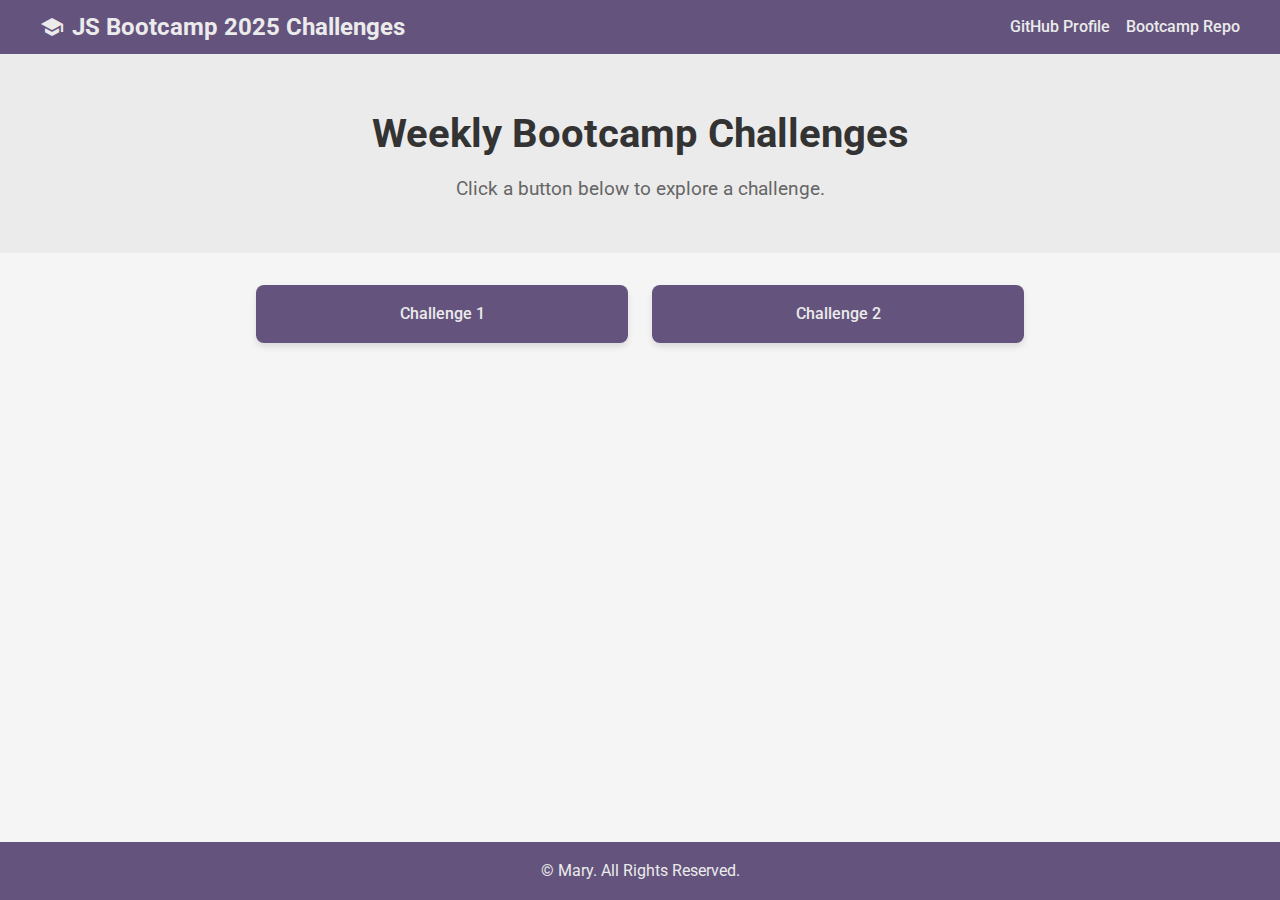
<file: index.html>
<!DOCTYPE html>
<html lang="en">
<head>
  <meta charset="UTF-8" />
  <meta name="viewport" content="width=device-width, initial-scale=1.0" />
  <title>Bootcamp Challenges</title>
  <link rel="stylesheet" href="style.css" />
  <link href="https://fonts.googleapis.com/icon?family=Material+Icons" rel="stylesheet">
</head>
<body>
  <header>
    <nav class="navbar">
      <div class="nav-container">
        <div class="logo">
          <span class="material-icons">school</span>
          JS Bootcamp 2025 Challenges
        </div>
        <ul class="nav-links">
          <li><a href="https://github.com/maryqu3en" target="_blank">GitHub Profile</a></li>
          <li><a href="https://github.com/maryqu3en/JS-BOOTCAMP-25" target="_blank">Bootcamp Repo</a></li>
        </ul>
      </div>
    </nav>
  </header>

  <main>
    <section class="hero">
      <h1>Weekly Bootcamp Challenges</h1>
      <p>Click a button below to explore a challenge.</p>
    </section>
    <section class="challenges">
      <div class="button-container">
        <a href="challenge-1/index.html" class="btn">Challenge 1</a>
        <a href="challenge-2/index.html" class="btn">Challenge 2</a>
        <!-- <a href="challenge-3/index.html" class="btn">Challenge 3</a> -->
      </div>
    </section>
  </main>

  <footer>
    <p>&copy; Mary. All Rights Reserved.</p>
  </footer>
</body>
</html>
</file>
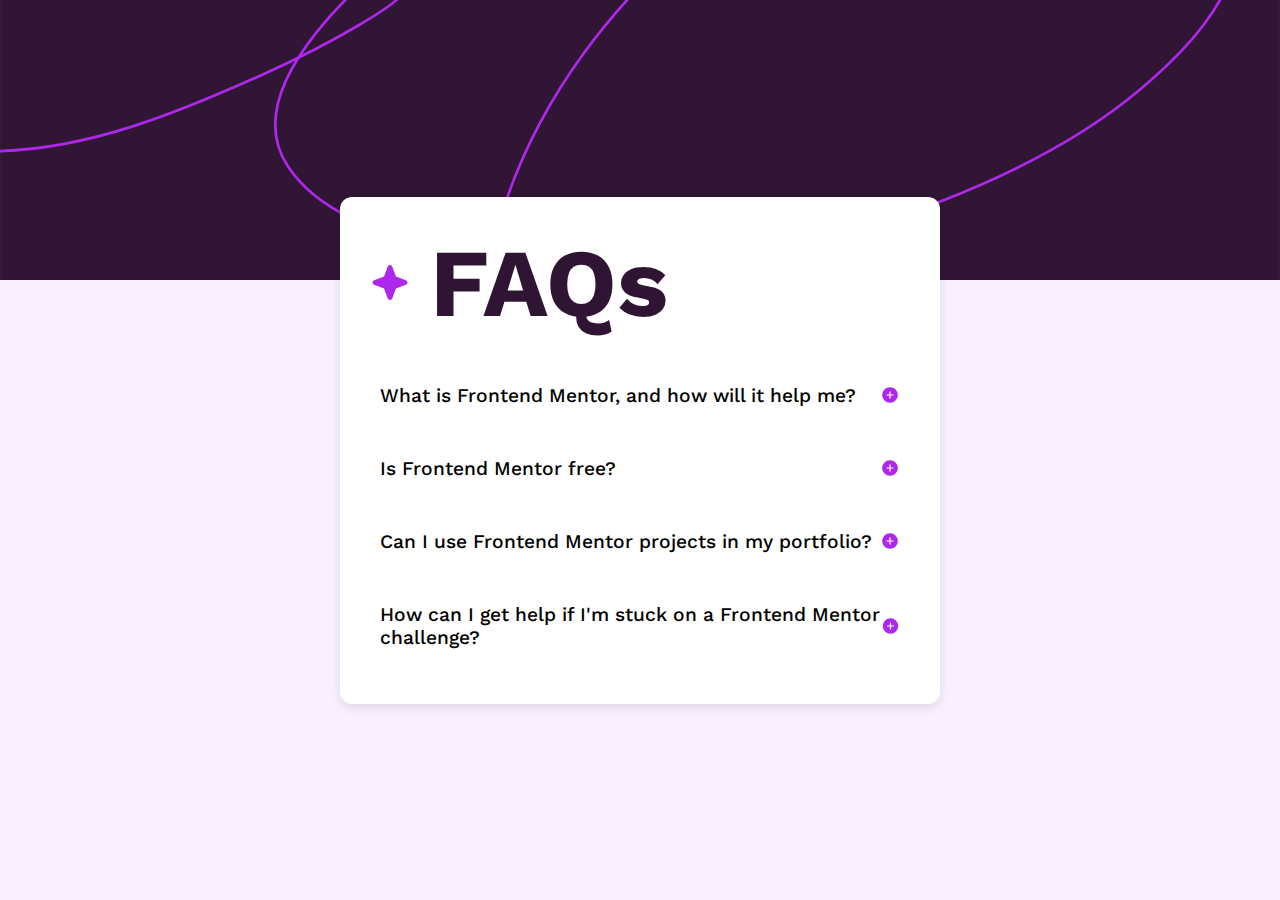
<file: challenge-1/index.html>
<!DOCTYPE html>
<html lang="en">
  <head>
    <meta charset="UTF-8" />
    <meta name="viewport" content="width=device-width, initial-scale=1.0" />

    <link
      rel="icon"
      type="image/png"
      sizes="32x32"
      href="./assets/images/favicon-32x32.png"
    />

    <link rel="stylesheet" href="style.css" />
    <title>Frontend Mentor | FAQ accordion</title>
  </head>
  <body>
    <div class="bg-pattern-container">
    </div>

    <main>
      <section class="header">
        <img
          src="./assets/images/icon-star.svg"
          alt="star logo"
          class="logo">
        <h1>FAQs</h1>
      </section>
      <section class="faq">
        <div class="item">
          <button class="question">
            What is Frontend Mentor, and how will it help me?
          </button>
          <p class="answer">
            Frontend Mentor offers realistic coding challenges to help
            developers improve their frontend coding skills with projects in
            HTML, CSS, and JavaScript. It's suitable for all levels and ideal
            for portfolio building.
          </p>
        </div>
        <div class="item">
          <button class="question">Is Frontend Mentor free?</button>

          <p class="answer">
            Yes, Frontend Mentor offers both free and premium coding challenges,
            with the free option providing access to a range of projects
            suitable for all skill levels.
          </p>
        </div>
        <div class="item">
          <button class="question">
            Can I use Frontend Mentor projects in my portfolio?
          </button>
          <p class="answer">
            Yes, you can use projects completed on Frontend Mentor in your
            portfolio. It's an excellent way to showcase your skills to
            potential employers!
          </p>
        </div>
        <div class="item">
          <button class="question">
            How can I get help if I'm stuck on a Frontend Mentor challenge?
          </button>
          <p class="answer">
            The best place to get help is inside Frontend Mentor's Discord
            community. There's a help channel where you can ask questions and
            seek support from other community members.
          </p>
        </div>
      </section>
    </main>

    <script src="script.js"></script>
  </body>
</html>
</file>
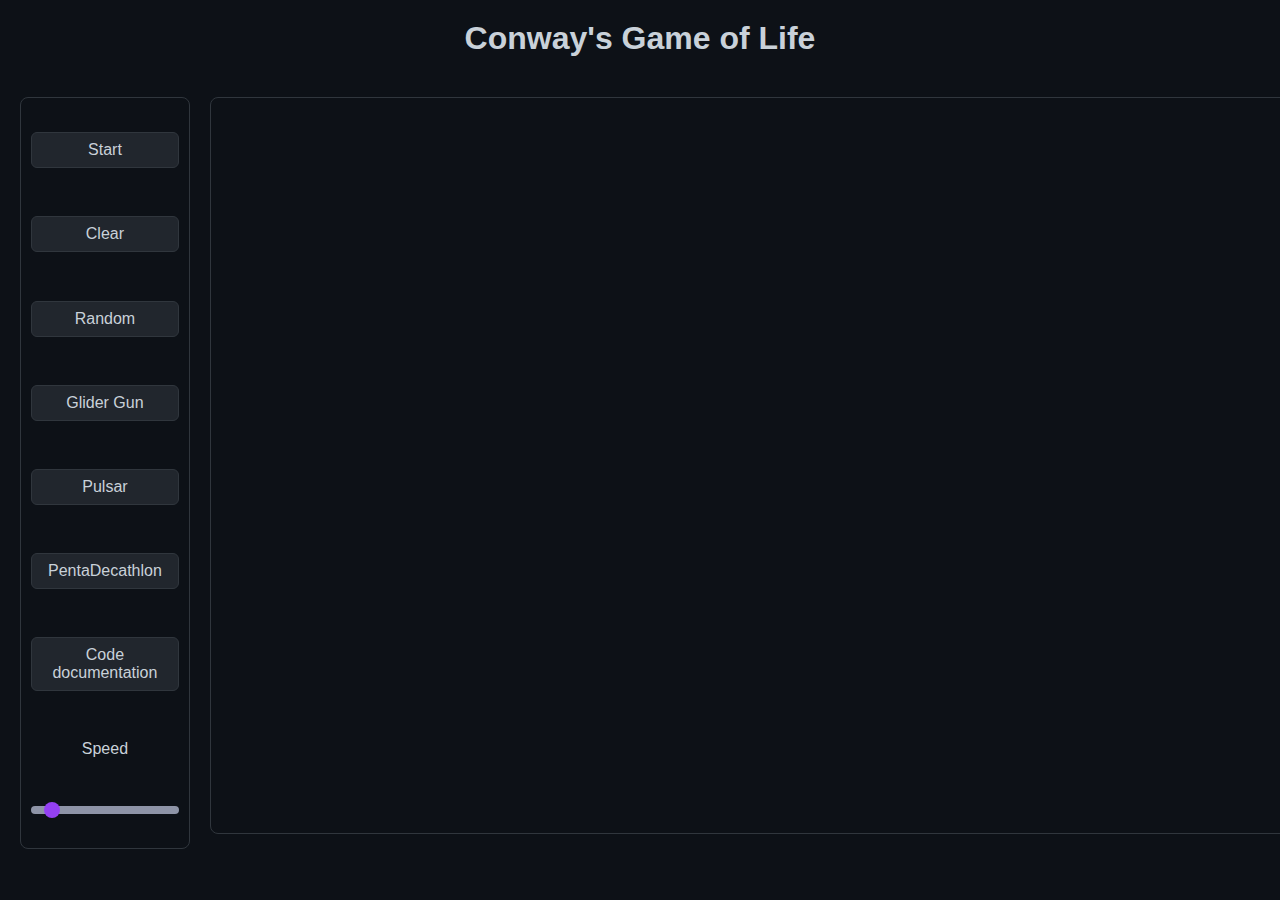
<file: challenge-2/index.html>
<!DOCTYPE html>
<html lang="en">
<head>
    <meta charset="UTF-8">
    <meta name="viewport" content="width=device-width, initial-scale=1.0">
    <meta name="description" content="Conway's Game of Life">
    <meta name="keywords" content="Conway's Game of Life, Game of Life, Conway, Game, Life">
    <title>Conway's Game of Life</title>
    <link rel="stylesheet" href="style.css">
</head>
<body>
    <h1>Conway's Game of Life</h1>
    
    <main class="container">
        <div class="controls">
            <button id="startBtn">Start</button>
            <button id="clearBtn">Clear</button>
            <button id="randomBtn">Random</button>
            <button id="gliderGunBtn">Glider Gun</button>
            <button id="pulsarBtn">Pulsar</button>
            <button id="pentaDecathlonBtn">PentaDecathlon</button>
            <button ><a href="README.md" target="_blank">Code documentation</a></button>
            <label for="speedSlider">Speed</label>
            <input type="range" id="speedSlider" min="1" max="500" value="50">
        </div>

        <canvas id="gridCanvas"></canvas>
    </main>

    <script src="script.js"></script>
</body>
</html>
</file>
<file: style.css>
/* Import fonts */
@import url('https://fonts.googleapis.com/css2?family=Roboto:wght@400;500;700&display=swap');

* {
  box-sizing: border-box;
  margin: 0;
  padding: 0;
}

body {
  font-family: 'Roboto', sans-serif;
  background-color: #f5f5f5;
  color: #333;
  line-height: 1.6;
}

/* Navbar */
.navbar {
  background-color: #64537d;
  box-shadow: 0 2px 4px rgba(0, 0, 0, 0.1);
  padding: 0.5rem 1rem;
}

.nav-container {
  max-width: 1200px;
  margin: auto;
  display: flex;
  align-items: center;
  justify-content: space-between;
}

.logo {
  font-size: 1.5rem;
  font-weight: 700;
  color: #ebebeb;
  display: flex;
  align-items: center;
  gap: 0.5rem;
}

.nav-links {
  list-style: none;
  display: flex;
  gap: 1rem;
}

.nav-links li a {
  color: #ebebeb;
  text-decoration: none;
  font-weight: 500;
  transition: color 0.3s ease;
}

.nav-links li a:hover {
  color: #ffd54f;
}

/* Hero Section */
.hero {
  text-align: center;
  padding: 3rem 1rem;
  background-color: #ebebeb;
  color: #333;
}

.hero h1 {
  font-size: 2.5rem;
  margin-bottom: 0.5rem;
}

.hero p {
  font-size: 1.2rem;
  color: #666;
}

/* Challenges Section */
.challenges {
  max-width: 800px;
  margin: 2rem auto;
  padding: 0 1rem;
}

.button-container {
  display: grid;
  grid-template-columns: repeat(auto-fit, minmax(200px, 1fr));
  gap: 1.5rem;
}

.btn {
  display: inline-block;
  background-color: #64537d;
  color: #ebebeb;
  text-align: center;
  padding: 1rem;
  border-radius: 8px;
  text-decoration: none;
  font-weight: 500;
  transition: background-color 0.3s ease, transform 0.2s ease, box-shadow 0.2s ease;
  box-shadow: 0 4px 6px rgba(0, 0, 0, 0.1);
}

.btn:hover {
  background-color: #948c83;
  transform: translateY(-3px);
  box-shadow: 0 8px 12px rgba(0, 0, 0, 0.2);
}

/* Footer */
footer {
  text-align: center;
  padding: 1rem 0;
  background-color: #64537d;
  color: #ebebeb;
  position: fixed;
  bottom: 0;
  width: 100%;
}
</file>
<file: challenge-1/style.css>
@import url("https://fonts.googleapis.com/css2?family=Work+Sans:ital,wght@0,100..900;1,100..900&display=swap");

:root {
  /* colors */
  --white: hsl(0, 0%, 100%);
  --light-pink: hsl(275, 100%, 97%);
  --grayish-purple: hsl(292, 16%, 49%);
  --dark-purple: hsl(292, 42%, 14%);

  /* fonts */
  --font-family: "Work Sans", sans-serif;
  --font-size: 16px;
}

* {
  margin: 0;
  padding: 0;
  box-sizing: border-box;
  font-family: var(--font-family);
}

body {
  background-color: var(--light-pink);
  display: flex;
  justify-content: center;
  align-items: center;
  min-height: 100vh;
  padding: 20px;
}

.bg-pattern-container {
  position: absolute;
  top: 0;
  left: 0;
  width: 100%;
  height: 280px;
  background-image: url(./assets/images/background-pattern-desktop.svg);
  background-size: cover;
  background-repeat: no-repeat;
  z-index: -1;
}

main {
  background-color: var(--white);
  width: 100%;
  max-width: 600px;
  border-radius: 12px;
  box-shadow: 0 4px 10px rgba(0, 0, 0, 0.1);
  padding: 30px;
  color: var(--dark-purple);
  font-weight: 400;
}

.header {
  display: flex;
  gap: 20px;
  align-items: center;
  margin-bottom: 20px;
  font-size: xxx-large;
  font-weight: 700;
}

.item {
  padding: 15px 0;
}

.question {
  width: 100%;
  background: none;
  border: none;
  outline: none;
  text-align: left;
  font-size: 1.2rem;
  font-weight: 500;
  display: flex;
  justify-content: space-between;
  align-items: center;
  cursor: pointer;
  padding: 10px;
  transition: color 0.3s ease-in-out;
}

.question:hover {
  color: var(--soft-red);
}

.icon {
  width: 20px;
  height: 20px;
  transition: transform 0.3s ease-in-out;
}

.item.active .icon {
  transform: rotate(180deg);
}

.answer {
  font-size: 0.9rem;
  color: var(--grayish-purple);
  max-height: 0;
  overflow: hidden;
  opacity: 0;
  transition: max-height 0.3s ease-in-out, opacity 0.3s ease-in-out;
}

.item.active .answer {
  max-height: 200px;
  opacity: 1;
  padding: 10px 0;
}

@media (max-width: 575px) {
  .bg-pattern-container {
    height: 200px;
    background-image: url(./assets/images/background-pattern-mobile.svg);
  }
  main {
    width: 100vw;
    max-width: 300px;    
  }

  .header {
    font-size: 1.6rem;
    gap: 10px;
  }

  .question {
    font-size: 1rem;
  }

  .answer {
    font-size: 0.8rem;
  }

  .icon {
    width: 18px;
    height: 18px;
  }
}
</file>
<file: challenge-2/style.css>
:root {
    --bg-color: #0d1117;
    --text-color: #c9d1d9;
    --border-color: #30363d;
    --cell-dead-color: #0d1117;
    --cell-alive-color: #9440f3;
    --button-bg-color: #21262d;
    --button-hover-bg-color: #2d333b;
    --button-active-bg-color: #444c56;
    --button-text-color: #c9d1d9;
    --button-border-color: #30363d;
    --focus-shadow-color: rgba(56,139,253,0.3);

    --cell-size: calc(90vw / var(--cols));
}

* {
    margin: 0;
    padding: 0;
    box-sizing: border-box;
}

body {
    font-family: "Segoe UI", Roboto, "Helvetica Neue", Arial, sans-serif;
    background-color: var(--bg-color);
    color: var(--text-color);
    display: flex;
    flex-direction: column;
    align-items: center;
    margin: 0;
    padding: 20px;
    overflow-y: hidden;
}

h1 {
    font-size: 2rem;
    margin-bottom: 20px;
    color: var(--text-color);

}

main {
    display: flex;
    gap: 20px;
    height: 88vh;
    width: 100vw;
    padding: 20px;
}

.controls {
    display: flex;
    flex-direction: column;
    justify-content: space-around;
    border: 1px solid var(--border-color);
    padding: 10px;
    border-radius: 8px;
}

canvas {
    border: 1px solid var(--border-color);
    background-color: var(--cell-dead-color);
    border-radius: 8px;
    margin-bottom: 15px;
    flex-grow: 1;
}

button {
    background-color: var(--button-bg-color);
    color: var(--button-text-color);
    border: 1px solid var(--button-border-color);
    padding: 8px 16px;
    font-size: 1rem;
    cursor: pointer;
    border-radius: 6px;
    transition: background-color 0.3s ease, color 0.3s ease;
    min-width: 100%;
    max-width: 100%;
}

button:hover {
    background-color: var(--button-hover-bg-color);
}

button:active {
    background-color: var(--button-active-bg-color);
}

button:focus {
    outline: none;
    box-shadow: 0 0 0 2px var(--focus-shadow-color);
}

#speedSlider {
    -webkit-appearance: none;
    appearance: none;
    height: 8px;
    background: #8e94a7; 
    border-radius: 5px;
    outline: none;
    transition: 0.2s;
    cursor: pointer;
}

#speedSlider::-webkit-slider-thumb {
    -webkit-appearance: none;
    appearance: none;
    width: 16px;
    height: 16px;
    background: #9440f3;
    border-radius: 50%;
    cursor: pointer;
    transition: 0.2s;
}

#speedSlider::-moz-range-thumb {
    width: 16px;
    height: 16px;
    background: #9440f3;
    border-radius: 50%;
    cursor: pointer;
    transition: 0.2s;
}

#speedSlider:hover {
    background: #736c8a;
}

a {
    color: var(--text-color);
    text-decoration: none;
}

label {
    align-self: center;
}
</file>
